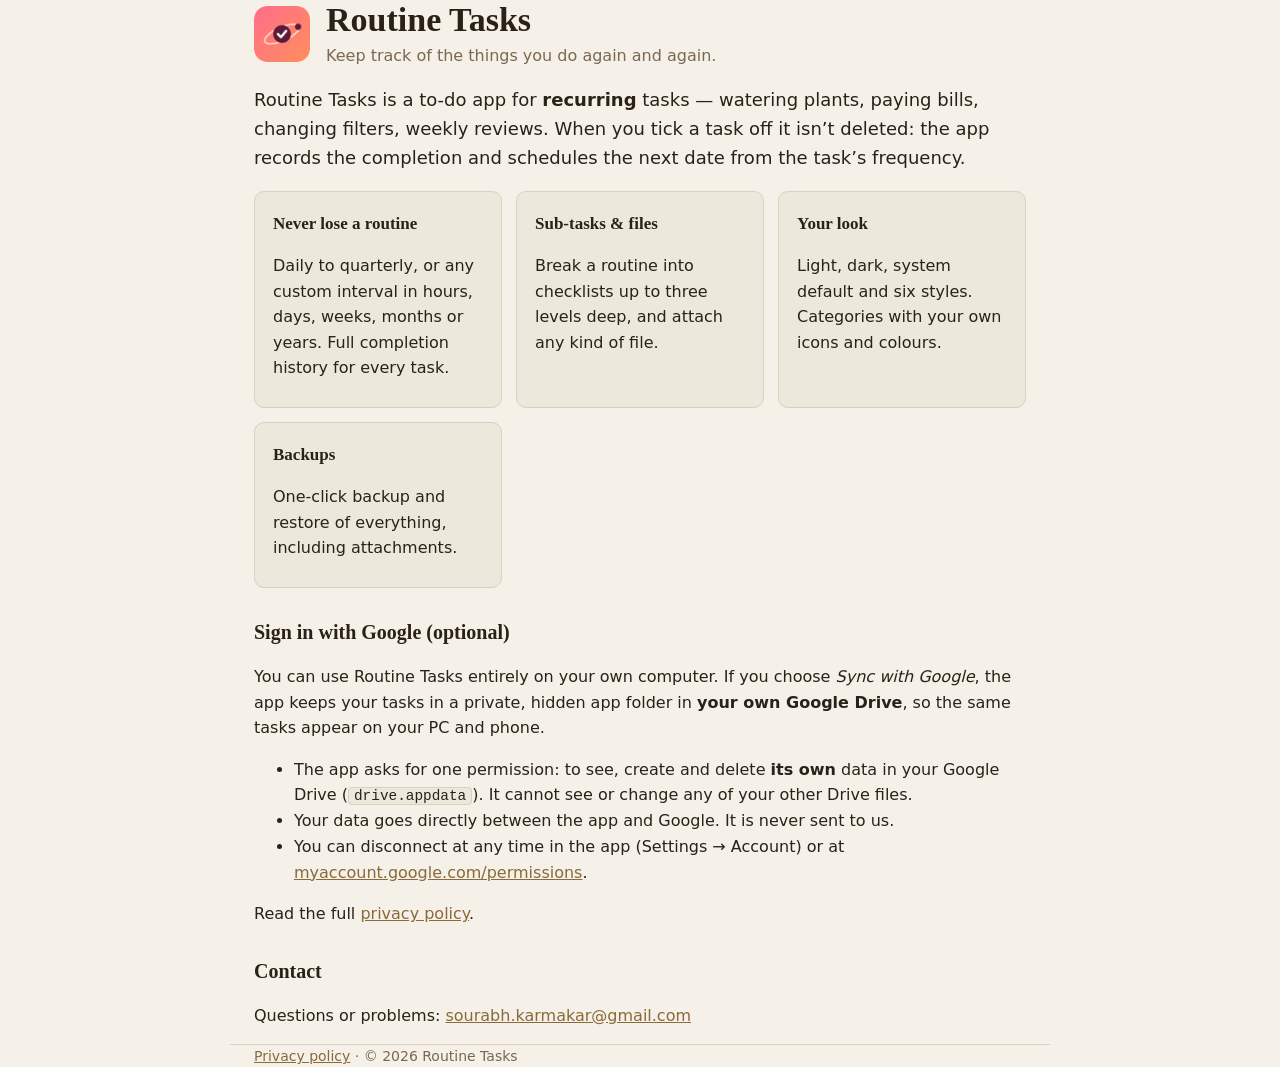
<file: index.html>
<!DOCTYPE html>
<html lang="en">
<head>
  <meta charset="utf-8">
  <meta name="viewport" content="width=device-width, initial-scale=1">
  <title>Routine Tasks — keep track of the things you do again and again</title>
  <meta name="description" content="Routine Tasks is a Windows and Android app for recurring to-dos. Completing a task keeps it and schedules the next date. Optional sync through your own Google Drive.">
  <link rel="icon" href="icon.png">
  <link rel="stylesheet" href="style.css">
</head>
<body>
  <header class="wrap">
    <img src="icon.png" alt="" width="56" height="56">
    <div>
      <h1>Routine Tasks</h1>
      <p class="tag">Keep track of the things you do again and again.</p>
    </div>
  </header>

  <main class="wrap">
    <section>
      <p class="lead">Routine Tasks is a to-do app for <strong>recurring</strong> tasks — watering plants, paying bills,
        changing filters, weekly reviews. When you tick a task off it isn’t deleted: the app records the completion
        and schedules the next date from the task’s frequency.</p>
    </section>

    <section class="grid">
      <div><h2>Never lose a routine</h2><p>Daily to quarterly, or any custom interval in hours, days, weeks, months or years. Full completion history for every task.</p></div>
      <div><h2>Sub-tasks &amp; files</h2><p>Break a routine into checklists up to three levels deep, and attach any kind of file.</p></div>
      <div><h2>Your look</h2><p>Light, dark, system default and six styles. Categories with your own icons and colours.</p></div>
      <div><h2>Backups</h2><p>One-click backup and restore of everything, including attachments.</p></div>
    </section>

    <section id="google">
      <h2>Sign in with Google (optional)</h2>
      <p>You can use Routine Tasks entirely on your own computer. If you choose <em>Sync with Google</em>, the app keeps
        your tasks in a private, hidden app folder in <strong>your own Google Drive</strong>, so the same tasks appear on
        your PC and phone.</p>
      <ul>
        <li>The app asks for one permission: to see, create and delete <strong>its own</strong> data in your Google Drive
          (<code>drive.appdata</code>). It cannot see or change any of your other Drive files.</li>
        <li>Your data goes directly between the app and Google. It is never sent to us.</li>
        <li>You can disconnect at any time in the app (Settings → Account) or at
          <a href="https://myaccount.google.com/permissions">myaccount.google.com/permissions</a>.</li>
      </ul>
      <p>Read the full <a href="privacy.html">privacy policy</a>.</p>
    </section>

    <section>
      <h2>Contact</h2>
      <p>Questions or problems: <a href="mailto:sourabh.karmakar@gmail.com">sourabh.karmakar@gmail.com</a></p>
    </section>
  </main>

  <footer class="wrap"><a href="privacy.html">Privacy policy</a> · © 2026 Routine Tasks</footer>
</body>
</html>
</file>
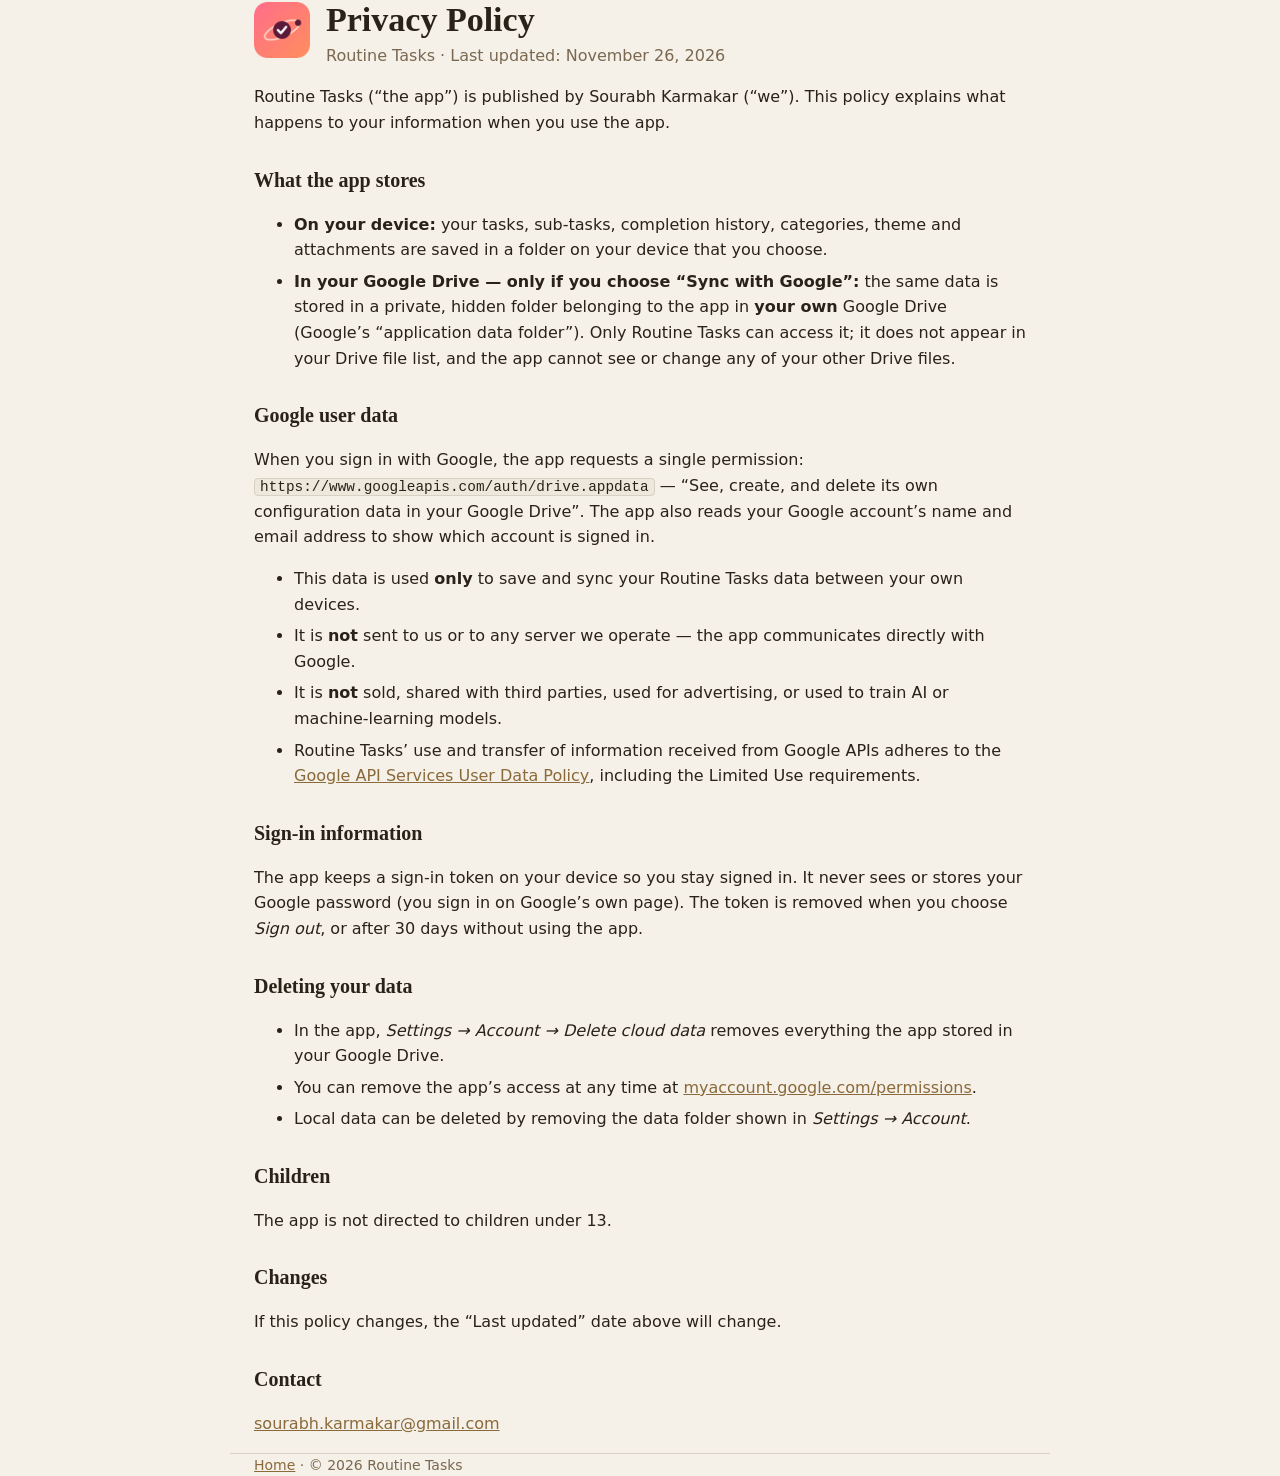
<file: privacy.html>
<!DOCTYPE html>
<html lang="en">
<head>
  <meta charset="utf-8">
  <meta name="viewport" content="width=device-width, initial-scale=1">
  <title>Privacy Policy — Routine Tasks</title>
  <link rel="icon" href="icon.png">
  <link rel="stylesheet" href="style.css">
</head>
<body>
  <header class="wrap">
    <a href="index.html"><img src="icon.png" alt="Routine Tasks home" width="56" height="56"></a>
    <div>
      <h1>Privacy Policy</h1>
      <p class="tag">Routine Tasks · Last updated: November 26, 2026</p>
    </div>
  </header>

  <main class="wrap prose">
    <p>Routine Tasks (“the app”) is published by Sourabh Karmakar (“we”). This policy explains what happens to your
      information when you use the app.</p>

    <h2>What the app stores</h2>
    <ul>
      <li><strong>On your device:</strong> your tasks, sub-tasks, completion history, categories, theme and attachments
        are saved in a folder on your device that you choose.</li>
      <li><strong>In your Google Drive — only if you choose “Sync with Google”:</strong> the same data is stored in a
        private, hidden folder belonging to the app in <strong>your own</strong> Google Drive (Google’s “application data
        folder”). Only Routine Tasks can access it; it does not appear in your Drive file list, and the app cannot see or
        change any of your other Drive files.</li>
    </ul>

    <h2>Google user data</h2>
    <p>When you sign in with Google, the app requests a single permission:
      <code>https://www.googleapis.com/auth/drive.appdata</code> — “See, create, and delete its own configuration data in
      your Google Drive”. The app also reads your Google account’s name and email address to show which account is
      signed in.</p>
    <ul>
      <li>This data is used <strong>only</strong> to save and sync your Routine Tasks data between your own devices.</li>
      <li>It is <strong>not</strong> sent to us or to any server we operate — the app communicates directly with Google.</li>
      <li>It is <strong>not</strong> sold, shared with third parties, used for advertising, or used to train AI or
        machine-learning models.</li>
      <li>Routine Tasks’ use and transfer of information received from Google APIs adheres to the
        <a href="https://developers.google.com/terms/api-services-user-data-policy">Google API Services User Data Policy</a>,
        including the Limited Use requirements.</li>
    </ul>

    <h2>Sign-in information</h2>
    <p>The app keeps a sign-in token on your device so you stay signed in. It never sees or stores your Google password
      (you sign in on Google’s own page). The token is removed when you choose <em>Sign out</em>, or after 30 days without
      using the app.</p>

    <h2>Deleting your data</h2>
    <ul>
      <li>In the app, <em>Settings → Account → Delete cloud data</em> removes everything the app stored in your Google Drive.</li>
      <li>You can remove the app’s access at any time at
        <a href="https://myaccount.google.com/permissions">myaccount.google.com/permissions</a>.</li>
      <li>Local data can be deleted by removing the data folder shown in <em>Settings → Account</em>.</li>
    </ul>

    <h2>Children</h2>
    <p>The app is not directed to children under 13.</p>

    <h2>Changes</h2>
    <p>If this policy changes, the “Last updated” date above will change.</p>

    <h2>Contact</h2>
    <p><a href="mailto:sourabh.karmakar@gmail.com">sourabh.karmakar@gmail.com</a></p>
  </main>

  <footer class="wrap"><a href="index.html">Home</a> · © 2026 Routine Tasks</footer>
</body>
</html>
</file>
<file: style.css>
:root{--bg:#f5f0e8;--surface:#ede8dc;--border:#d8d0c0;--text:#2a2218;--mid:#7a6850;--accent:#8a6a3a}
@media (prefers-color-scheme:dark){:root{--bg:#1a1a1e;--surface:#22222a;--border:#2e2e38;--text:#e8e4dc;--mid:#9a968c;--accent:#7a9e7a}}
*{box-sizing:border-box}
body{margin:0;background:var(--bg);color:var(--text);font:16px/1.6 "Segoe UI",system-ui,-apple-system,sans-serif}
.wrap{max-width:820px;margin:0 auto;padding:0 24px}
header{display:flex;gap:16px;align-items:center;padding-top:48px;padding-bottom:12px}
header img{border-radius:12px}
h1{font-family:Georgia,"Times New Roman",serif;font-size:34px;margin:0;line-height:1.2}
h2{font-family:Georgia,"Times New Roman",serif;font-size:20px;margin:28px 0 8px}
.tag{margin:2px 0 0;color:var(--mid)}
.lead{font-size:18px}
.grid{display:grid;grid-template-columns:repeat(auto-fit,minmax(220px,1fr));gap:14px;margin-top:10px}
.grid>div{background:var(--surface);border:1px solid var(--border);border-radius:10px;padding:4px 18px 10px}
.grid h2{font-size:17px;margin-top:14px}
a{color:var(--accent)}
code{background:var(--surface);border:1px solid var(--border);border-radius:4px;padding:0 5px;font-size:.9em}
footer{color:var(--mid);font-size:14px;padding-top:28px;padding-bottom:40px;border-top:1px solid var(--border);margin-top:40px}
.prose li{margin-bottom:6px}
</file>
